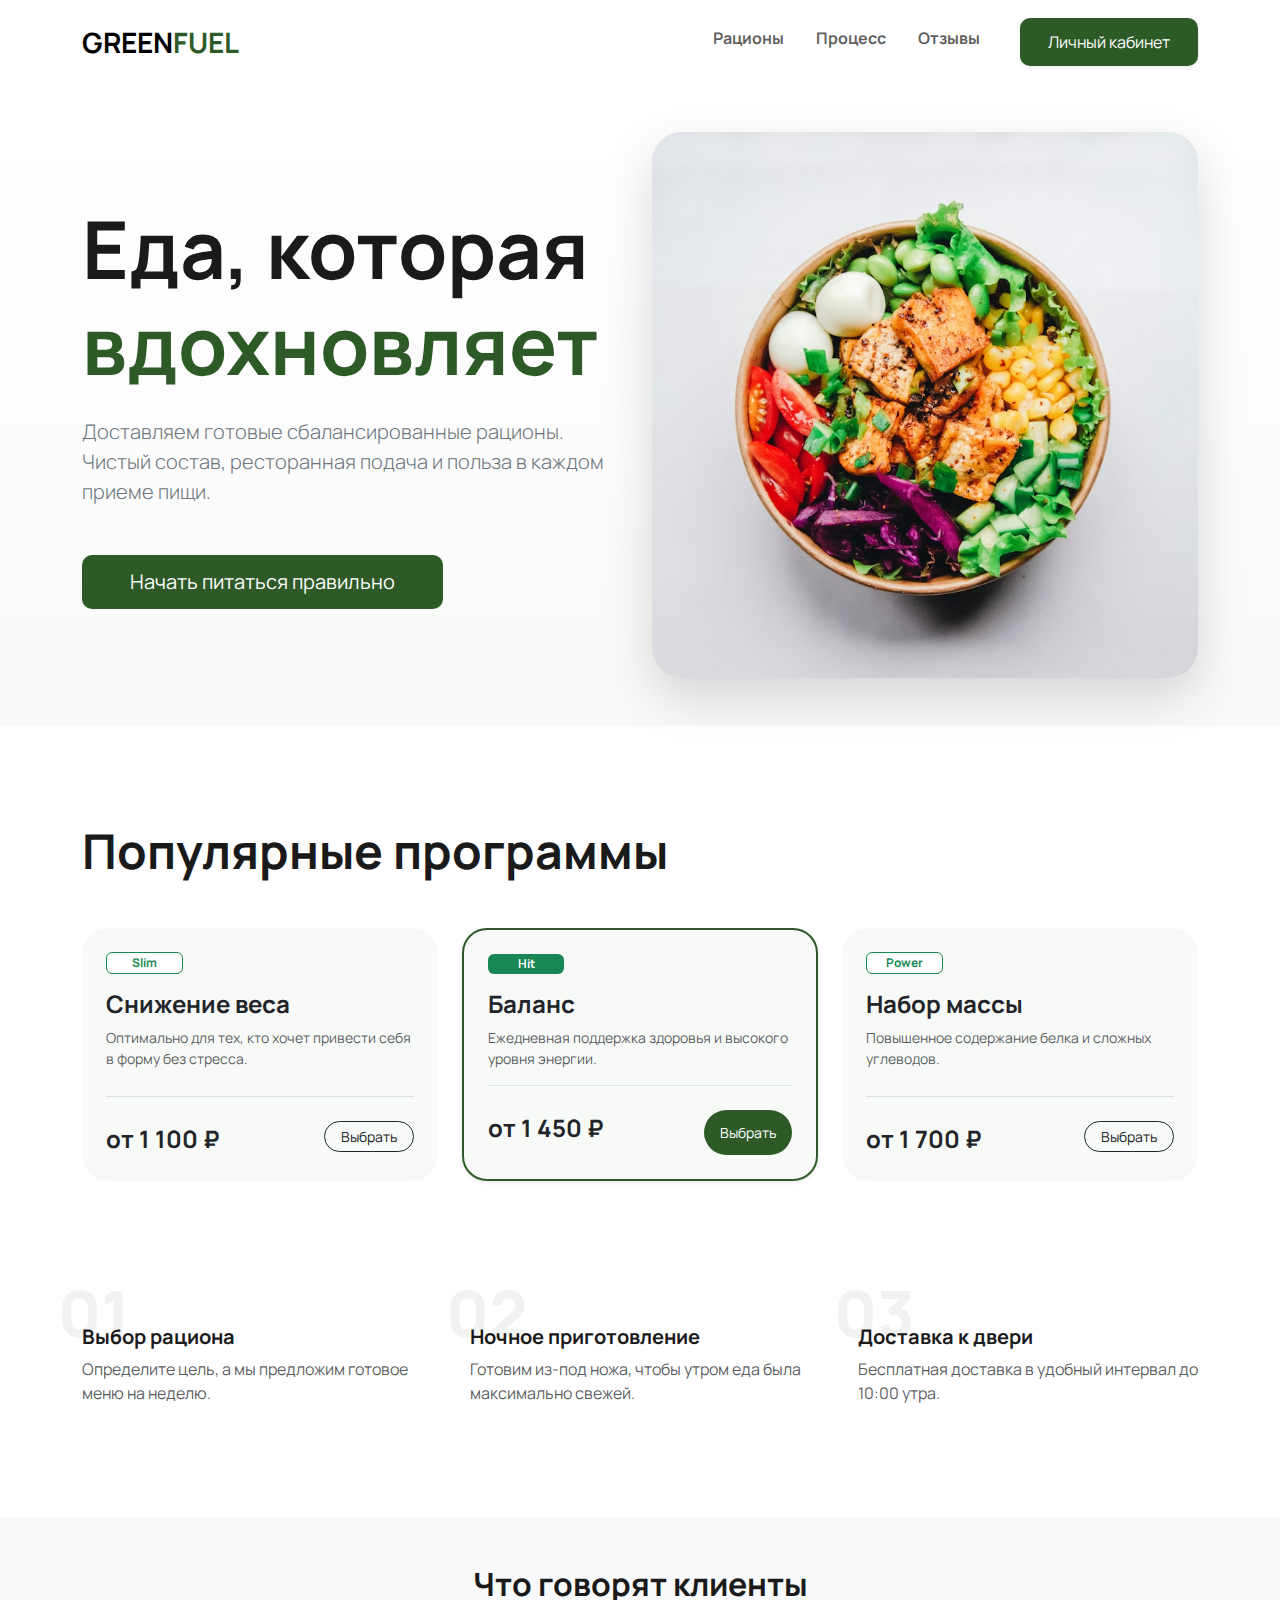
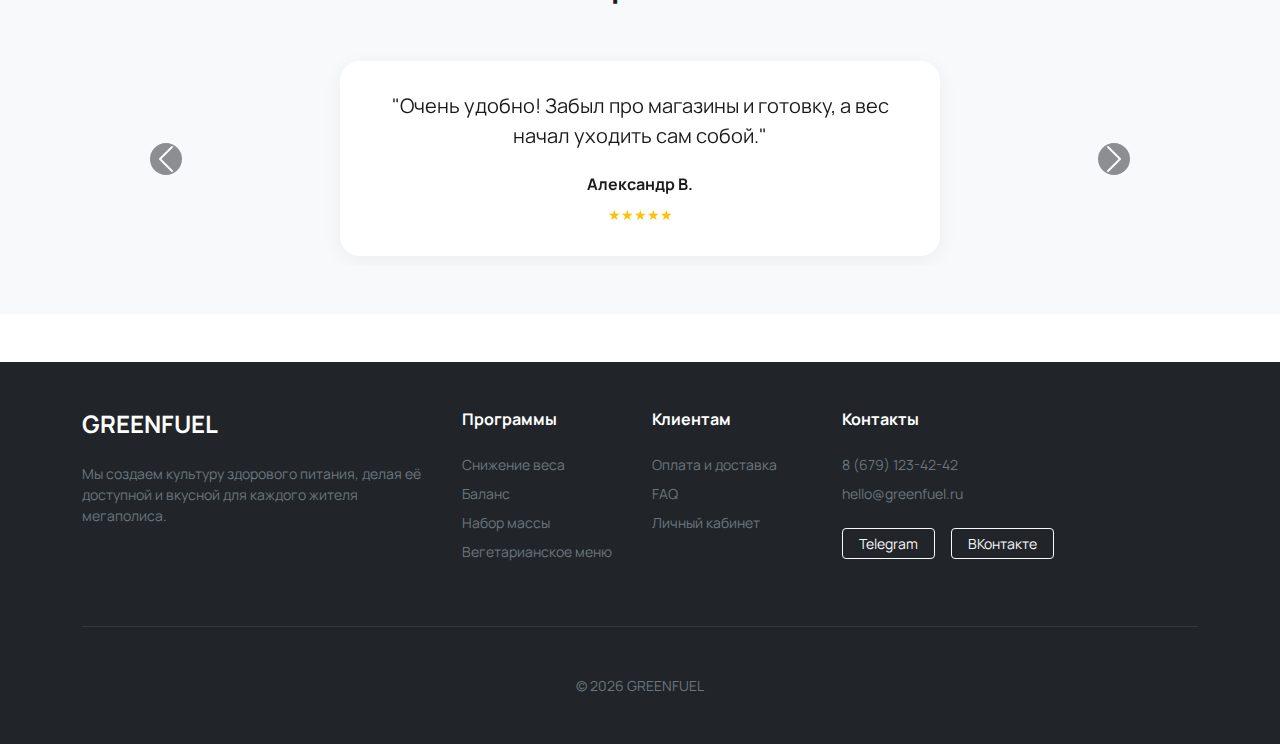
<file: index.html>
<!DOCTYPE html>
<html lang="ru">
<head>
    <meta charset="UTF-8">
    <meta name="viewport" content="width=device-width, initial-scale=1.0">
    <title>GreenFuel — Доставка осознанного питания</title>
    
    <link href="https://cdn.jsdelivr.net/npm/bootstrap@5.3.0/dist/css/bootstrap.min.css" rel="stylesheet">
    <link href="https://fonts.googleapis.com/css2?family=Manrope:wght@400;700;800&display=swap" rel="stylesheet">
    <link rel="stylesheet" href="styles/style.css">
</head>
<body>

    <nav class="navbar navbar-expand-lg navbar-light py-3 sticky-top bg-white">
        <div class="container">
            <a class="navbar-brand fw-bold fs-3" href="#">GREEN<span class="brand-accent">FUEL</span></a>
            <div class="collapse navbar-collapse" id="navbarNav">
                <ul class="navbar-nav ms-auto fw-bold">
                    <li class="nav-item"><a class="nav-link mx-2" href="#plans">Рационы</a></li>
                    <li class="nav-item"><a class="nav-link mx-2" href="#steps">Процесс</a></li>
                    <li class="nav-item"><a class="nav-link mx-2" href="#reviews">Отзывы</a></li>
                    <li class="nav-item"><a class="btn btn-dark-green ms-lg-4 shadow-sm" href="#">Личный кабинет</a></li>
                </ul>
            </div>
        </div>
    </nav>

    <header class="hero-section py-5">
        <div class="container">
            <div class="row align-items-center">
                <div class="col-lg-6">
                    <h1 class="display-1 fw-bold mb-4">Еда, которая <span class="text-accent">вдохновляет</span></h1>
                    <p class="lead text-secondary mb-5">Доставляем готовые сбалансированные рационы. Чистый состав, ресторанная подача и польза в каждом приеме пищи.</p>
                    <a href="#plans" class="btn btn-dark-green btn-lg px-5">Начать питаться правильно</a>
                </div>
                <div class="col-lg-6 mt-5 mt-lg-0">
                    <img src="sources/image.png" alt="Здоровая еда" class="img-fluid hero-img">
                </div>
            </div>
        </div>
    </header>

    <section id="plans" class="py-5 mt-5">
        <div class="container">
            <h2 class="fw-bold display-5 mb-5">Популярные программы</h2>
            <div class="row g-4">
                <div class="col-md-4">
                    <div class="card menu-card h-100 p-4">
                        <span class="badge badge-slim mb-3 w-25">Slim</span>
                        <h3 class="fw-bold h4">Снижение веса</h3>
                        <p class="text-muted small">Оптимально для тех, кто хочет привести себя в форму без стресса.</p>
                        <div class="mt-auto pt-4 border-top">
                            <span class="fs-4 fw-bold">от 1 100 ₽</span>
                            <button class="btn btn-outline-dark btn-sm float-end rounded-pill px-3">Выбрать</button>
                        </div>
                    </div>
                </div>
                <div class="col-md-4">
                    <div class="card menu-card h-100 p-4 shadow-sm featured-card">
                        <span class="badge bg-success text-white mb-3 w-25">Hit</span>
                        <h3 class="fw-bold h4">Баланс</h3>
                        <p class="text-muted small">Ежедневная поддержка здоровья и высокого уровня энергии.</p>
                        <div class="mt-auto pt-4 border-top">
                            <span class="fs-4 fw-bold">от 1 450 ₽</span>
                            <button class="btn btn-dark-green btn-sm float-end rounded-pill px-3">Выбрать</button>
                        </div>
                    </div>
                </div>
                <div class="col-md-4">
                    <div class="card menu-card h-100 p-4">
                        <span class="badge badge-slim mb-3 w-25">Power</span>
                        <h3 class="fw-bold h4">Набор массы</h3>
                        <p class="text-muted small">Повышенное содержание белка и сложных углеводов.</p>
                        <div class="mt-auto pt-4 border-top">
                            <span class="fs-4 fw-bold">от 1 700 ₽</span>
                            <button class="btn btn-outline-dark btn-sm float-end rounded-pill px-3">Выбрать</button>
                        </div>
                    </div>
                </div>
            </div>
        </div>
    </section>

    <section id="steps" class="py-5 my-5">
        <div class="container">
            <div class="row g-5">
                <div class="col-md-4 position-relative">
                    <span class="step-number">01</span>
                    <div class="step-content">
                        <h5 class="fw-bold">Выбор рациона</h5>
                        <p class="text-muted">Определите цель, а мы предложим готовое меню на неделю.</p>
                    </div>
                </div>
                <div class="col-md-4 position-relative">
                    <span class="step-number">02</span>
                    <div class="step-content">
                        <h5 class="fw-bold">Ночное приготовление</h5>
                        <p class="text-muted">Готовим из-под ножа, чтобы утром еда была максимально свежей.</p>
                    </div>
                </div>
                <div class="col-md-4 position-relative">
                    <span class="step-number">03</span>
                    <div class="step-content">
                        <h5 class="fw-bold">Доставка к двери</h5>
                        <p class="text-muted">Бесплатная доставка в удобный интервал до 10:00 утра.</p>
                    </div>
                </div>
            </div>
        </div>
    </section>

    <section id="reviews" class="py-5 bg-light">
        <div class="container">
            <h2 class="fw-bold text-center mb-5">Что говорят клиенты</h2>
            <div id="testimonialCarousel" class="carousel slide" data-bs-ride="carousel">
                <div class="carousel-inner">
                    <div class="carousel-item active">
                        <div class="testimonial-card text-center mx-auto">
                            <p class="fs-5">"Очень удобно! Забыл про магазины и готовку, а вес начал уходить сам собой."</p>
                            <h6 class="fw-bold mt-4">Александр В.</h6>
                            <span class="text-warning small">★★★★★</span>
                        </div>
                    </div>
                    <div class="carousel-item">
                        <div class="testimonial-card text-center mx-auto">
                            <p class="fs-5">"Всегда свежие продукты и очень красивая подача. Даже не скажешь, что это диета."</p>
                            <h6 class="fw-bold mt-4">Марина К.</h6>
                            <span class="text-warning small">★★★★★</span>
                        </div>
                    </div>
                </div>
                <button class="carousel-control-prev" type="button" data-bs-target="#testimonialCarousel" data-bs-slide="prev">
                    <span class="carousel-control-prev-icon bg-dark rounded-circle" aria-hidden="true"></span>
                </button>
                <button class="carousel-control-next" type="button" data-bs-target="#testimonialCarousel" data-bs-slide="next">
                    <span class="carousel-control-next-icon bg-dark rounded-circle" aria-hidden="true"></span>
                </button>
            </div>
        </div>
    </section>

    <footer class="py-5 bg-dark text-white mt-5">
        <div class="container">
            <div class="row g-4">
                <div class="col-lg-4">
                    <h4 class="fw-bold mb-4">GREENFUEL</h4>
                    <p class="text-secondary small">Мы создаем культуру здорового питания, делая её доступной и вкусной для каждого жителя мегаполиса.</p>
                </div>
                <div class="col-md-4 col-lg-2">
                    <h6 class="fw-bold mb-4">Программы</h6>
                    <ul class="list-unstyled text-secondary small">
                        <li><a href="#" class="footer-link">Снижение веса</a></li>
                        <li><a href="#" class="footer-link">Баланс</a></li>
                        <li><a href="#" class="footer-link">Набор массы</a></li>
                        <li><a href="#" class="footer-link">Вегетарианское меню</a></li>
                    </ul>
                </div>
                <div class="col-md-4 col-lg-2">
                    <h6 class="fw-bold mb-4">Клиентам</h6>
                    <ul class="list-unstyled text-secondary small">
                        <li><a href="#" class="footer-link">Оплата и доставка</a></li>
                        <li><a href="#" class="footer-link">FAQ</a></li>
                        <li><a href="#" class="footer-link">Личный кабинет</a></li>
                    </ul>
                </div>
                <div class="col-md-4 col-lg-4">
                    <h6 class="fw-bold mb-4">Контакты</h6>
                    <p class="text-secondary small mb-2"><a href="tel:+76791234242" class="footer-link">8 (679) 123-42-42</a></p>
                    <p class="text-secondary small mb-4"><a href="mailto:hello@greenfuel.ru" class="footer-link">hello@greenfuel.ru</a></p>
                    <div class="d-flex gap-3">
                        <a href="#" class="btn btn-outline-light btn-sm px-3">Telegram</a>
                        <a href="#" class="btn btn-outline-light btn-sm px-3">ВКонтакте</a>
                    </div>
                </div>
            </div>
            <hr class="my-5 border-secondary">
            <p class="text-center text-secondary small mb-0">© 2026 GREENFUEL</p>
        </div>
    </footer>

    <script src="https://cdn.jsdelivr.net/npm/bootstrap@5.3.0/dist/js/bootstrap.bundle.min.js"></script>
</body>
</html>
</file>
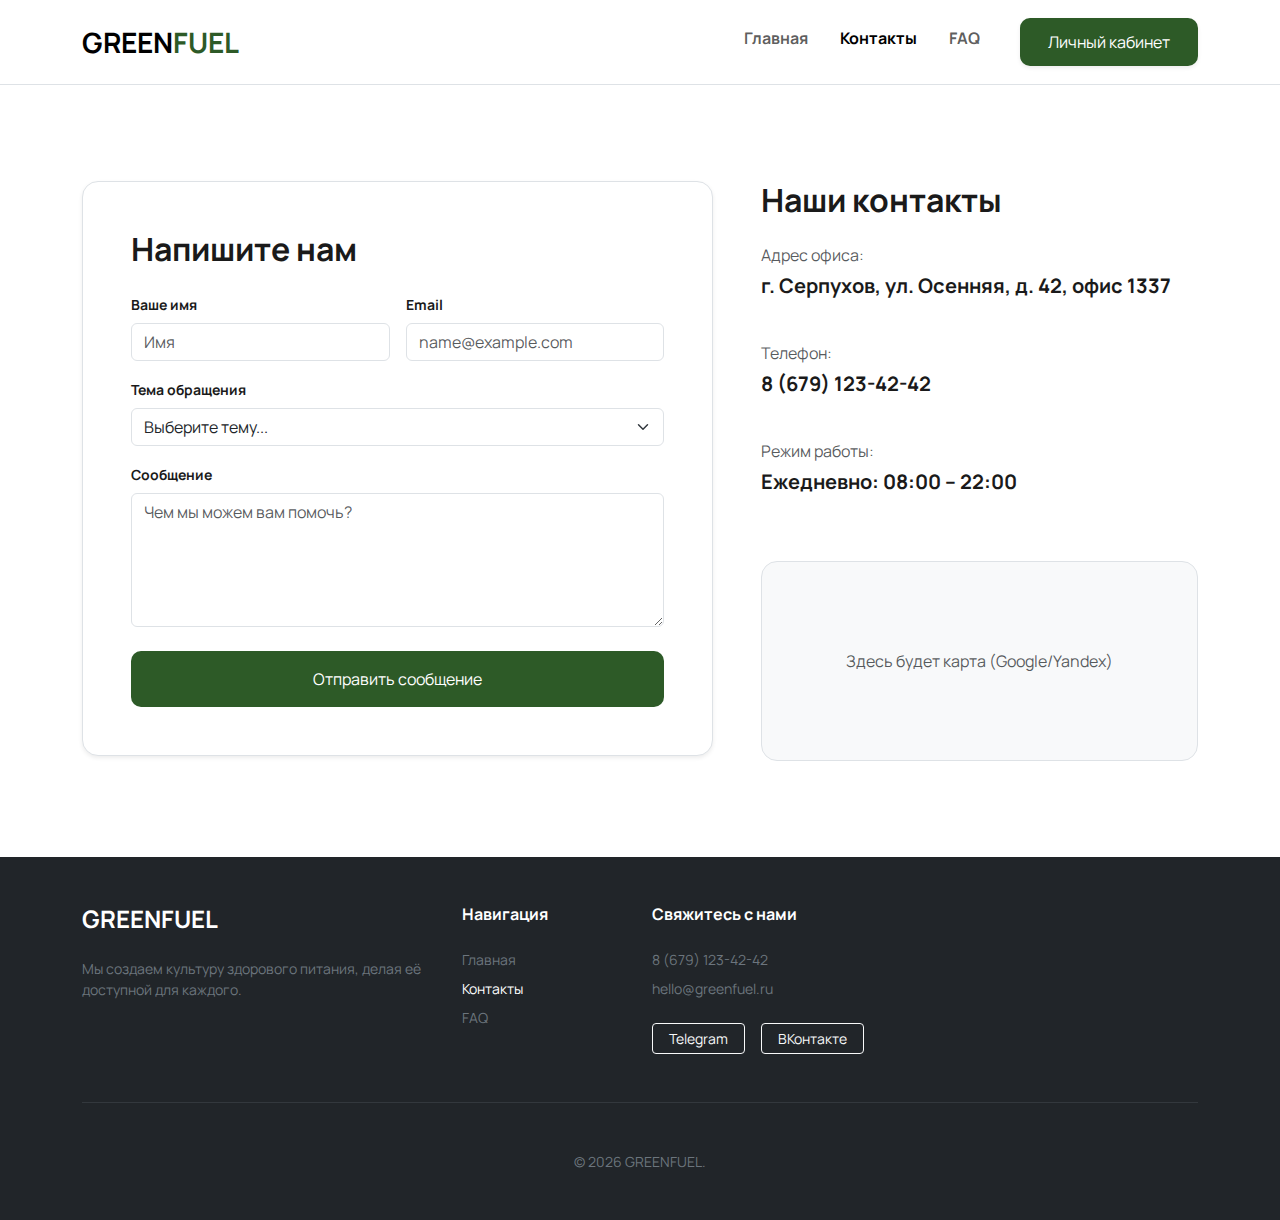
<file: contacts.html>
<!DOCTYPE html>
<html lang="ru">
<head>
    <meta charset="UTF-8">
    <meta name="viewport" content="width=device-width, initial-scale=1.0">
    <title>Контакты — GreenFuel</title>
    <link href="https://cdn.jsdelivr.net/npm/bootstrap@5.3.0/dist/css/bootstrap.min.css" rel="stylesheet">
    <link href="https://fonts.googleapis.com/css2?family=Manrope:wght@400;700;800&display=swap" rel="stylesheet">
    <link rel="stylesheet" href="styles/style.css">
</head>
<body>

    <nav class="navbar navbar-expand-lg navbar-light py-3 sticky-top bg-white border-bottom">
        <div class="container">
            <a class="navbar-brand fw-bold fs-3" href="index.html">GREEN<span class="brand-accent">FUEL</span></a>
            <button class="navbar-toggler" type="button" data-bs-toggle="collapse" data-bs-target="#navbarNav">
                <span class="navbar-toggler-icon"></span>
            </button>
            <div class="collapse navbar-collapse" id="navbarNav">
                <ul class="navbar-nav ms-auto fw-bold">
                    <li class="nav-item"><a class="nav-link mx-2" href="index.html">Главная</a></li>
                    <li class="nav-item"><a class="nav-link mx-2 active" href="contacts.html">Контакты</a></li>
                    <li class="nav-item"><a class="nav-link mx-2" href="faq.html">FAQ</a></li>
                    <li class="nav-item"><a class="btn btn-dark-green ms-lg-4 shadow-sm" href="404.html">Личный кабинет</a></li>
                </ul>
            </div>
        </div>
    </nav>

    <main class="container py-5 my-5">
        <div class="row g-5">
            <div class="col-lg-7">
                <div class="p-4 p-md-5 border rounded-4 bg-white shadow-sm">
                    <h2 class="fw-bold mb-4">Напишите нам</h2>
                    <form class="needs-validation" novalidate>
                        <div class="row g-3">
                            <div class="col-md-6">
                                <label class="form-label small fw-bold">Ваше имя</label>
                                <input type="text" class="form-control" placeholder="Имя" required>
                                <div class="invalid-feedback">Пожалуйста, введите имя.</div>
                            </div>
                            <div class="col-md-6">
                                <label class="form-label small fw-bold">Email</label>
                                <input type="email" class="form-control" placeholder="name@example.com" required>
                                <div class="invalid-feedback">Введите корректный email.</div>
                            </div>
                            <div class="col-12">
                                <label class="form-label small fw-bold">Тема обращения</label>
                                <select class="form-select" required>
                                    <option selected disabled value="">Выберите тему...</option>
                                    <option>Вопрос по заказу</option>
                                    <option>Сотрудничество</option>
                                    <option>Отзыв о качестве</option>
                                </select>
                            </div>
                            <div class="col-12">
                                <label class="form-label small fw-bold">Сообщение</label>
                                <textarea class="form-control" rows="5" placeholder="Чем мы можем вам помочь?" required></textarea>
                            </div>
                            <div class="col-12">
                                <button class="btn btn-dark-green w-100 py-3 mt-2" type="submit">Отправить сообщение</button>
                            </div>
                        </div>
                    </form>
                </div>
            </div>

            <div class="col-lg-5">
                <div class="h-100 d-flex flex-column justify-content-center">
                    <h2 class="fw-bold mb-4">Наши контакты</h2>
                    <div class="mb-4">
                        <p class="text-muted mb-1">Адрес офиса:</p>
                        <p class="fw-bold fs-5">г. Серпухов, ул. Осенняя, д. 42, офис 1337</p>
                    </div>
                    <div class="mb-4">
                        <p class="text-muted mb-1">Телефон:</p>
                        <p class="fw-bold fs-5">8 (679) 123-42-42</p>
                    </div>
                    <div class="mb-5">
                        <p class="text-muted mb-1">Режим работы:</p>
                        <p class="fw-bold fs-5">Ежедневно: 08:00 – 22:00</p>
                    </div>
                    
                    <div class="rounded-4 bg-light d-flex align-items-center justify-content-center border" style="height: 200px;">
                        <span class="text-muted">Здесь будет карта (Google/Yandex)</span>
                    </div>
                </div>
            </div>
        </div>
    </main>

    <footer class="py-5 bg-dark text-white mt-5">
        <div class="container">
            <div class="row g-4">
                <div class="col-lg-4">
                    <h4 class="fw-bold mb-4">GREENFUEL</h4>
                    <p class="text-secondary small">Мы создаем культуру здорового питания, делая её доступной для каждого.</p>
                </div>
                <div class="col-md-4 col-lg-2">
                    <h6 class="fw-bold mb-4">Навигация</h6>
                    <ul class="list-unstyled text-secondary small">
                        <li><a href="index.html" class="footer-link">Главная</a></li>
                        <li><a href="contacts.html" class="footer-link active text-white">Контакты</a></li>
                        <li><a href="faq.html" class="footer-link">FAQ</a></li>
                    </ul>
                </div>
                <div class="col-md-4 col-lg-4">
                    <h6 class="fw-bold mb-4">Свяжитесь с нами</h6>
                    <p class="text-secondary small mb-2"><a href="tel:+76791234242" class="footer-link">8 (679) 123-42-42</a></p>
                    <p class="text-secondary small mb-4"><a href="mailto:hello@greenfuel.ru" class="footer-link">hello@greenfuel.ru</a></p>
                    <div class="d-flex gap-3">
                        <a href="#" class="btn btn-outline-light btn-sm px-3">Telegram</a>
                        <a href="#" class="btn btn-outline-light btn-sm px-3">ВКонтакте</a>
                    </div>
                </div>
            </div>
            <hr class="my-5 border-secondary opacity-25">
            <p class="text-center text-secondary small mb-0">© 2026 GREENFUEL.</p>
        </div>
    </footer>

    <script>
        (function () {
            'use strict'
            var forms = document.querySelectorAll('.needs-validation')
            Array.prototype.slice.call(forms).forEach(function (form) {
                form.addEventListener('submit', function (event) {
                    if (!form.checkValidity()) {
                        event.preventDefault()
                        event.stopPropagation()
                    }
                    form.classList.add('was-validated')
                }, false)
            })
        })()
    </script>
    <script src="https://cdn.jsdelivr.net/npm/bootstrap@5.3.0/dist/js/bootstrap.bundle.min.js"></script>
</body>
</html>
</file>
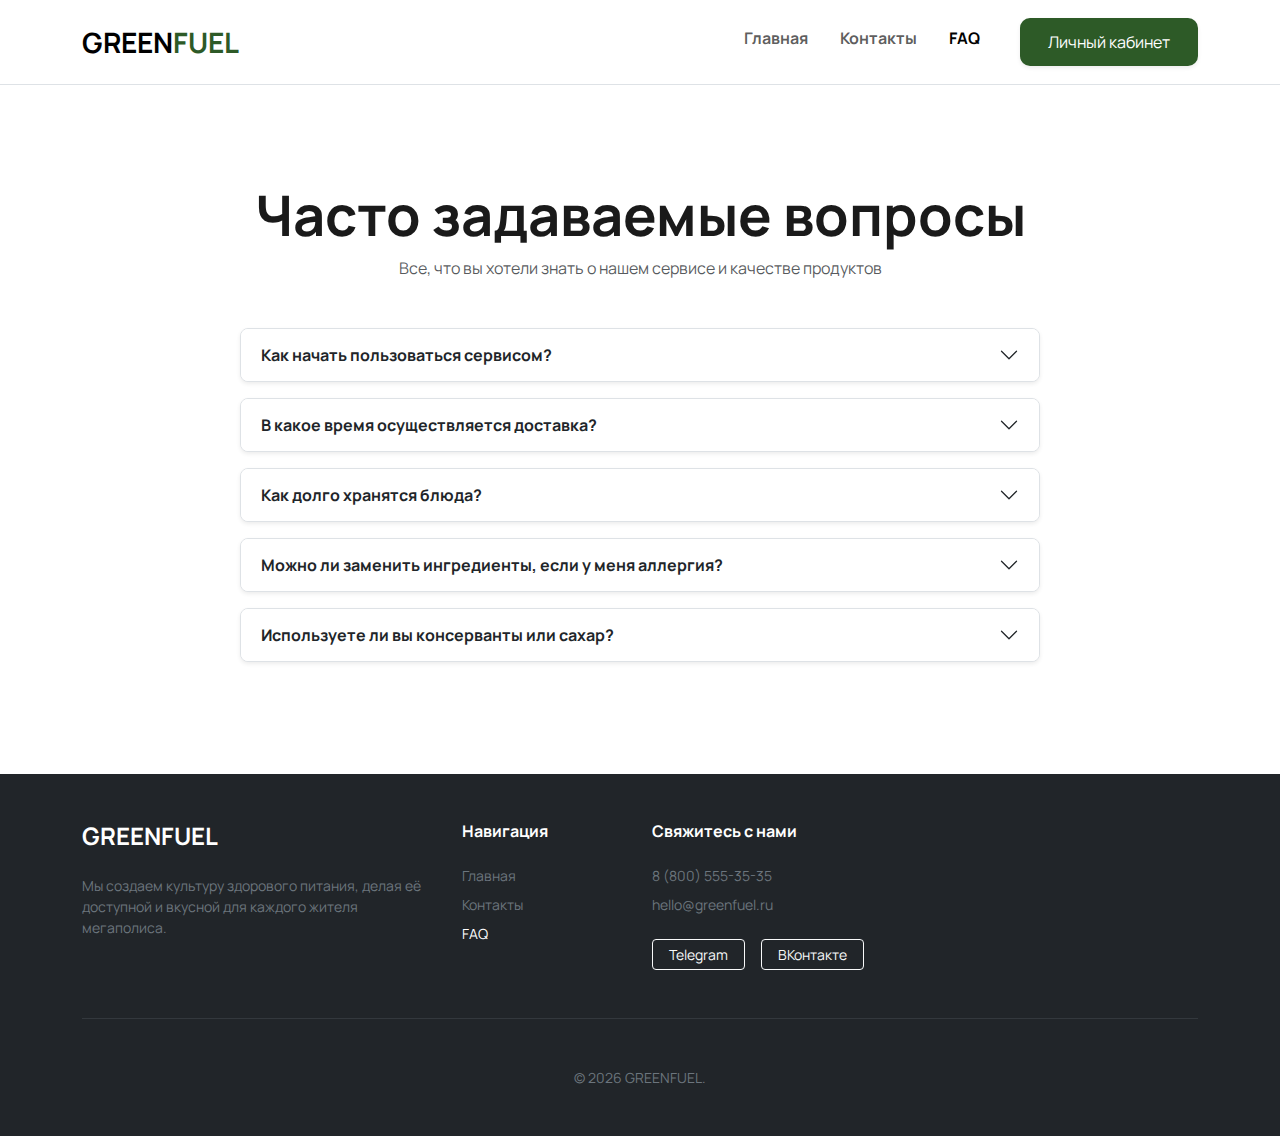
<file: faq.html>
<!DOCTYPE html>
<html lang="ru">
<head>
    <meta charset="UTF-8">
    <meta name="viewport" content="width=device-width, initial-scale=1.0">
    <title>FAQ — GreenFuel</title>
    <link href="https://cdn.jsdelivr.net/npm/bootstrap@5.3.0/dist/css/bootstrap.min.css" rel="stylesheet">
    <link href="https://fonts.googleapis.com/css2?family=Manrope:wght@400;700;800&display=swap" rel="stylesheet">
    <link rel="stylesheet" href="styles/style.css">
</head>
<body>

    <nav class="navbar navbar-expand-lg navbar-light py-3 sticky-top bg-white border-bottom">
        <div class="container">
            <a class="navbar-brand fw-bold fs-3" href="index.html">GREEN<span class="brand-accent">FUEL</span></a>
            <button class="navbar-toggler" type="button" data-bs-toggle="collapse" data-bs-target="#navbarNav">
                <span class="navbar-toggler-icon"></span>
            </button>
            <div class="collapse navbar-collapse" id="navbarNav">
                <ul class="navbar-nav ms-auto fw-bold">
                    <li class="nav-item"><a class="nav-link mx-2" href="index.html">Главная</a></li>
                    <li class="nav-item"><a class="nav-link mx-2" href="contacts.html">Контакты</a></li>
                    <li class="nav-item"><a class="nav-link mx-2 active" href="faq.html">FAQ</a></li>
                    <li class="nav-item"><a class="btn btn-dark-green ms-lg-4 shadow-sm" href="404.html">Личный кабинет</a></li>
                </ul>
            </div>
        </div>
    </nav>

    <main class="container py-5 my-5">
        <div class="text-center mb-5">
            <h1 class="display-4 fw-bold">Часто задаваемые вопросы</h1>
            <p class="text-muted">Все, что вы хотели знать о нашем сервисе и качестве продуктов</p>
        </div>

        <div class="accordion accordion-flush mx-auto" id="faqAccordion" style="max-width: 800px;">
            <div class="accordion-item shadow-sm mb-3 border rounded-3 overflow-hidden">
                <h3 class="accordion-header">
                    <button class="accordion-button collapsed fw-bold" type="button" data-bs-toggle="collapse" data-bs-target="#faq1">
                        Как начать пользоваться сервисом?
                    </button>
                </h3>
                <div id="faq1" class="accordion-collapse collapse" data-bs-parent="#faqAccordion">
                    <div class="accordion-body text-muted">
                        Выберите подходящий рацион на главной странице, оформите заказ через сайт или приложение. Наш менеджер свяжется с вами для уточнения деталей, и завтра утром вы получите свою первую корзину питания.
                    </div>
                </div>
            </div>

            <div class="accordion-item shadow-sm mb-3 border rounded-3 overflow-hidden">
                <h3 class="accordion-header">
                    <button class="accordion-button collapsed fw-bold" type="button" data-bs-toggle="collapse" data-bs-target="#faq2">
                        В какое время осуществляется доставка?
                    </button>
                </h3>
                <div id="faq2" class="accordion-collapse collapse" data-bs-parent="#faqAccordion">
                    <div class="accordion-body text-muted">
                        Доставка осуществляется ежедневно с 6:00 до 11:00 утра. Вы можете выбрать удобный двухчасовой интервал. Курьер может оставить пакет у двери или передать лично в руки.
                    </div>
                </div>
            </div>

            <div class="accordion-item shadow-sm mb-3 border rounded-3 overflow-hidden">
                <h3 class="accordion-header">
                    <button class="accordion-button collapsed fw-bold" type="button" data-bs-toggle="collapse" data-bs-target="#faq3">
                        Как долго хранятся блюда?
                    </button>
                </h3>
                <div id="faq3" class="accordion-collapse collapse" data-bs-parent="#faqAccordion">
                    <div class="accordion-body text-muted">
                        Мы готовим еду непосредственно перед доставкой. В герметичной упаковке блюда сохраняют свежесть до 48 часов при хранении в холодильнике. На каждом контейнере указана дата и время приготовления.
                    </div>
                </div>
            </div>

            <div class="accordion-item shadow-sm mb-3 border rounded-3 overflow-hidden">
                <h3 class="accordion-header">
                    <button class="accordion-button collapsed fw-bold" type="button" data-bs-toggle="collapse" data-bs-target="#faq4">
                        Можно ли заменить ингредиенты, если у меня аллергия?
                    </button>
                </h3>
                <div id="faq4" class="accordion-collapse collapse" data-bs-parent="#faqAccordion">
                    <div class="accordion-body text-muted">
                        Да, в личном кабинете вы можете указать "стоп-листы" продуктов. Мы исключим блюда с этими ингредиентами из вашего рациона или заменим их на аналогичные по КБЖУ.
                    </div>
                </div>
            </div>

            <div class="accordion-item shadow-sm mb-3 border rounded-3 overflow-hidden">
                <h3 class="accordion-header">
                    <button class="accordion-button collapsed fw-bold" type="button" data-bs-toggle="collapse" data-bs-target="#faq5">
                        Используете ли вы консерванты или сахар?
                    </button>
                </h3>
                <div id="faq5" class="accordion-collapse collapse" data-bs-parent="#faqAccordion">
                    <div class="accordion-body text-muted">
                        Нет, мы не используем рафинированный сахар, химические консерванты или усилители вкуса. Вместо сахара мы используем натуральные подсластители (стевия, эритрит) или фрукты.
                    </div>
                </div>
            </div>
        </div>
    </main>

    <footer class="py-5 bg-dark text-white">
        <div class="container">
            <div class="row g-4">
                <div class="col-lg-4">
                    <h4 class="fw-bold mb-4">GREENFUEL</h4>
                    <p class="text-secondary small">Мы создаем культуру здорового питания, делая её доступной и вкусной для каждого жителя мегаполиса.</p>
                </div>
                <div class="col-md-4 col-lg-2">
                    <h6 class="fw-bold mb-4">Навигация</h6>
                    <ul class="list-unstyled text-secondary small">
                        <li><a href="index.html" class="footer-link">Главная</a></li>
                        <li><a href="contacts.html" class="footer-link">Контакты</a></li>
                        <li><a href="faq.html" class="footer-link active text-white">FAQ</a></li>
                    </ul>
                </div>
                <div class="col-md-4 col-lg-4">
                    <h6 class="fw-bold mb-4">Свяжитесь с нами</h6>
                    <p class="text-secondary small mb-2">8 (800) 555-35-35</p>
                    <p class="text-secondary small mb-4">hello@greenfuel.ru</p>
                    <div class="d-flex gap-3">
                        <a href="#" class="btn btn-outline-light btn-sm px-3">Telegram</a>
                        <a href="#" class="btn btn-outline-light btn-sm px-3">ВКонтакте</a>
                    </div>
                </div>
            </div>
            <hr class="my-5 border-secondary opacity-25">
            <p class="text-center text-secondary small mb-0">© 2026 GREENFUEL.</p>
        </div>
    </footer>

    <script src="https://cdn.jsdelivr.net/npm/bootstrap@5.3.0/dist/js/bootstrap.bundle.min.js"></script>
</body>
</html>
</file>
<file: styles/style.css>
:root {
    --accent-color: #2D5A27;
    --light-bg: #f8faf8;
}

body {
    font-family: 'Manrope', sans-serif;
    color: #1a1a1a;
}

.brand-accent {
    color: var(--accent-color);
}

.text-accent {
    color: var(--accent-color);
}

.hero-section {
    background: linear-gradient(to bottom, #fff, #f8faf8);
}

.btn-dark-green {
    background-color: var(--accent-color);
    color: white;
    border-radius: 10px;
    padding: 12px 28px;
    border: none;
    transition: 0.3s;
}

.btn-dark-green:hover {
    background-color: #1e3d1a;
    color: white;
    transform: translateY(-2px);
}


.step-item {
    padding-left: 40px;
}

.step-number {
    font-size: 4rem;
    font-weight: 800;
    color: rgba(45, 90, 39, 0.08); 
    position: absolute;
    top: -60px;
    left: 0px;  
    z-index: 0;
}

.step-content {
    position: relative;
    z-index: 1;
}


.menu-card {
    border: none;
    border-radius: 25px;
    transition: 0.3s;
    background: var(--light-bg);
}

.menu-card:hover {
    transform: scale(1.02);
    box-shadow: 0 20px 40px rgba(0,0,0,0.1);
}

.badge-slim {
    background: white;
    color: #198754; 
    border: 1px solid #198754;
}

.featured-card {
    border: 2px solid var(--accent-color) !important;
}

.testimonial-card {
    border: none;
    background: #fff;
    border-radius: 20px;
    padding: 30px;
    margin: 10px;
    box-shadow: 0 5px 20px rgba(0,0,0,0.05);
    max-width: 600px;
}

.hero-img {
    border-radius: 30px;
    object-fit: cover;
    box-shadow: 0 20px 50px rgba(0,0,0,0.15);
}

footer li {
    margin-bottom: 0.5rem;
}


[id] {
    scroll-margin-top: 80px; 
}


html {
    scroll-behavior: smooth;
}

.footer-link {
    color: #6c757d; 
    text-decoration: none; 
    transition: 0.2s; 
}

.footer-link:hover {
    color: #ffffff; 
    text-decoration: underline; 
}
</file>
